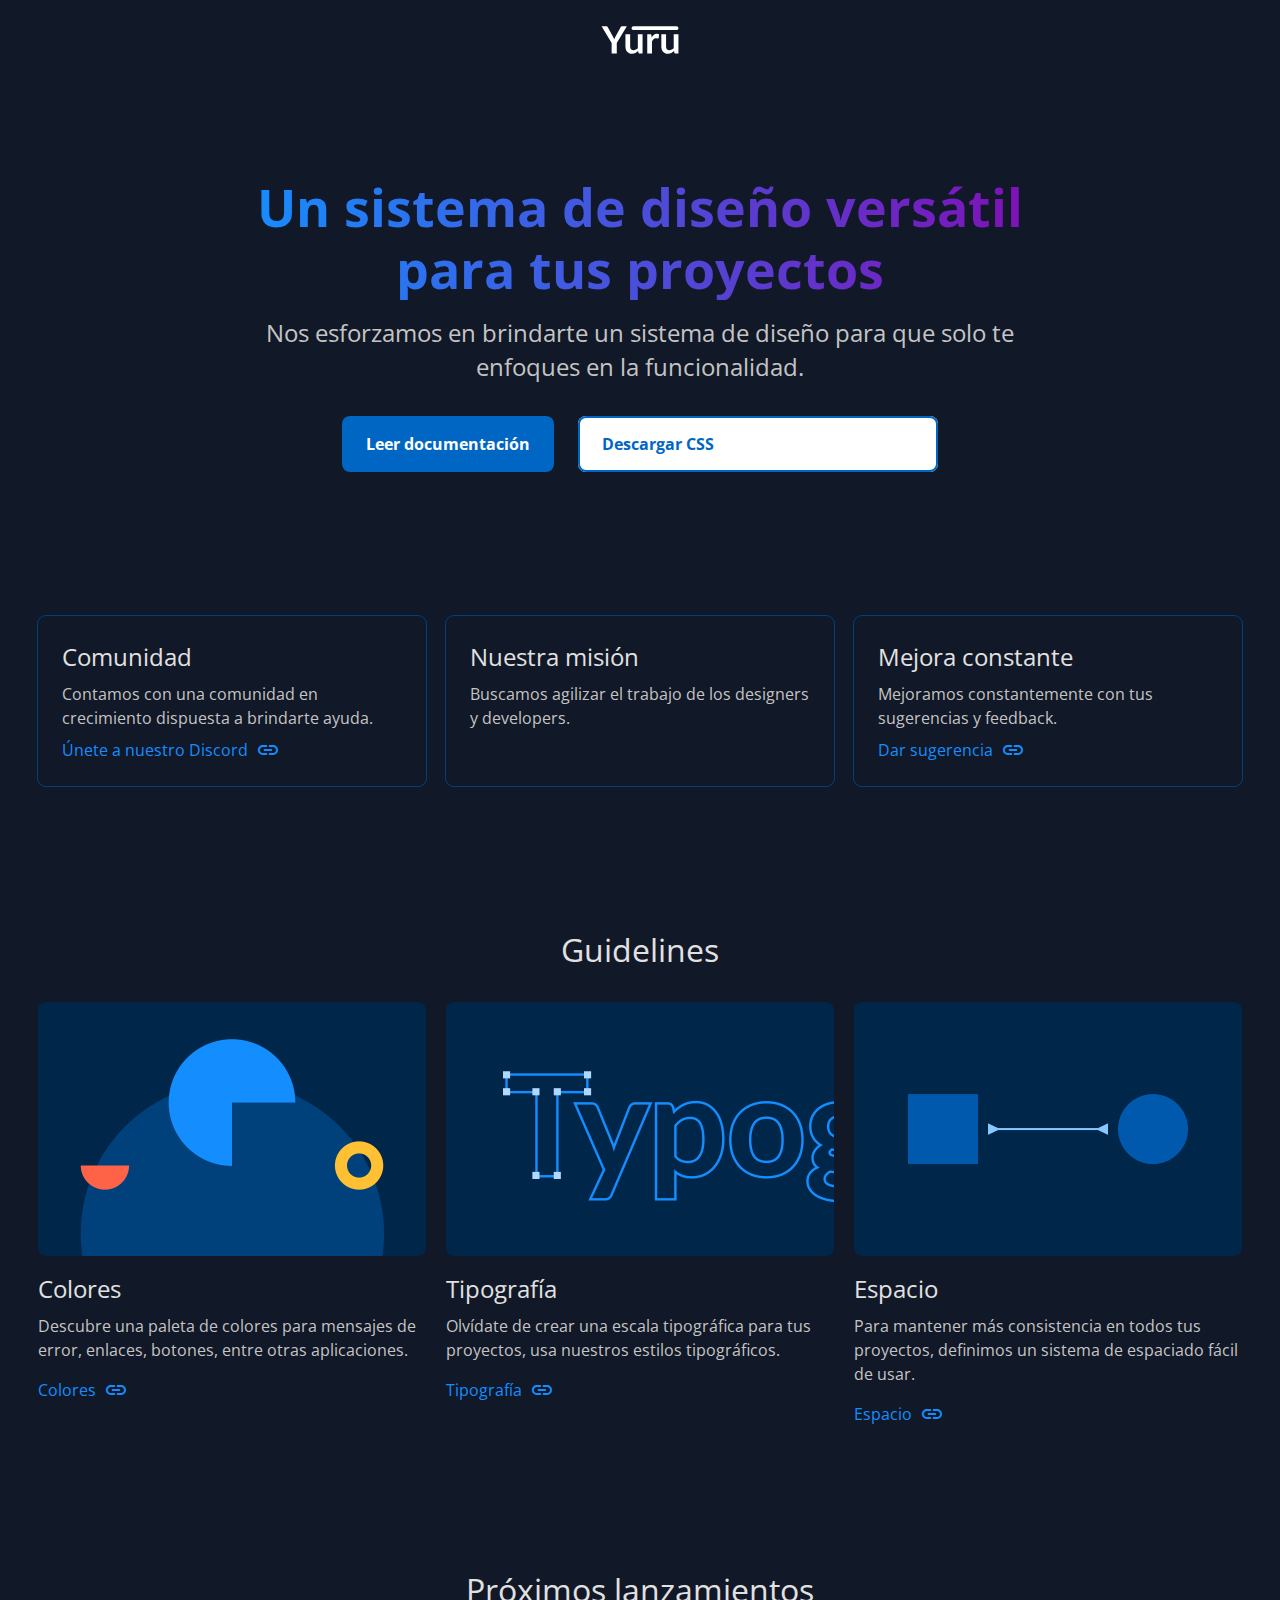
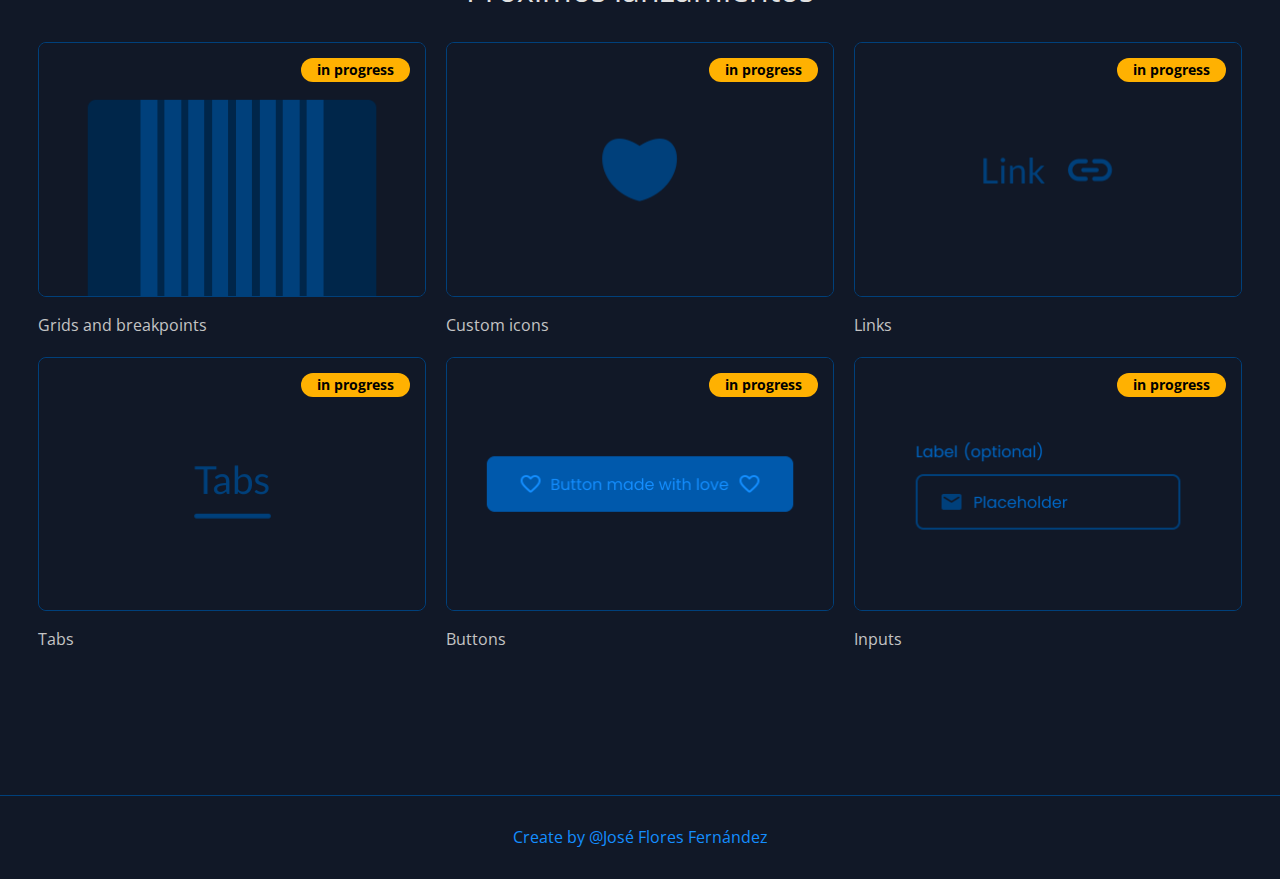
<file: index.html>
<!DOCTYPE html>
<html lang="es">
<head>
    <meta charset="UTF-8">
    <meta name="description" content="Yuru design system">
    <meta name="keywords" content="design system, 2023, diseñador ui, perú">
    <meta name="author" content="José Flores Fernández">
    <meta name="viewport" content="width=device-width, initial-scale=1.0">
    <title>Yuru design system</title>
    <link rel="stylesheet" href="./css/custom-styles.css">
    <link rel="icon" href="./assets/favicon.ico">
    <link href="https://fonts.googleapis.com/icon?family=Material+Icons" rel="stylesheet">
    <link rel="preconnect" href="https://fonts.googleapis.com">
    <link rel="preconnect" href="https://fonts.gstatic.com" crossorigin>
    <link rel="stylesheet" href="./css/normalize.css">
    <link rel="stylesheet" href="./css/home-styles.css">
</head>
<body class="bg-primary-900">
    <header class="header bg-neutral-40 pt-24 pb-24">
        <img src="./assets/logo-new.svg" alt="logo yuru design system">
    </header>
    
    <section class="hero mt-96 ml-auto mr-auto mb-144">
        <h1 class="h-1-bold t-c mb-16 display-text">Un sistema de diseño versátil para tus proyectos</h1>
        <p class="h-4-regular c-neutral-300 t-c mb-32">Nos esforzamos en brindarte un sistema de diseño para que solo te enfoques en la funcionalidad.</p>
        <div class="buttons-hero">
            <a href="./colors.html" class="bt-primary">Leer documentación</a>
            <a href="./css/yuru-styles.css" target="_blank" class="bt-secondary">Descargar CSS <i class="material-icons">download</i></a>
        </div>
    </section>

    <section class="wrap-card-benefits mr-auto ml-auto mb-144">
        <article class="card-benefit p-24">
            <h4 class="h-4-regular c-neutral-200 pb-8">Comunidad</h4>
            <p class="p-1-regular c-neutral-300 pb-8">Contamos con una comunidad en crecimiento dispuesta a brindarte ayuda.</p>
            <a href="https://discord.gg/UKxtMuEB" target="_blank" class="link">Únete a nuestro Discord <i class="material-icons">link</i></a>
        </article>

        <article class="card-benefit p-24">
            <h4 class="h-4-regular c-neutral-200 pb-8">Nuestra misión</h4>
            <p class="p-1-regular c-neutral-300 pb-8">Buscamos agilizar el trabajo de los designers y developers.</p>
        </article>

        <article class="card-benefit p-24">
            <h4 class="h-4-regular c-neutral-200 pb-8">Mejora constante</h4>
            <p class="p-1-regular c-neutral-300 pb-8">Mejoramos constantemente con tus sugerencias y feedback.</p>
            <a href="https://forms.gle/FbaPx2EGVeYAKCth9" target="_blank" class="link">Dar sugerencia <i class="material-icons">link</i></a>
        </article>
    </section>
    
    <main class="main-home ml-auto mr-auto">
        <section class="main-guidelines mb-144">
            <h3 class="h-3-regular c-neutral-200 t-c mb-32">Guidelines</h3>
            <section class="wrap-card-guidelines">
                <article class="card-guideline">
                    <img src="./assets/img-color.png" alt="imagen de los colores de yuru" class="mb-16">
                    <h4 class="h-4-regular c-neutral-200 mb-8">Colores</h4>
                    <p class="p-1-regular c-neutral-300 mb-16">Descubre una paleta de colores para mensajes de error, enlaces, botones, entre otras aplicaciones.</p>
                    <a href="./colors.html" class="link">Colores <i class="material-icons">link</i></a>
                </article>

                <article class="card-guideline">
                    <img src="./assets/img-typography.png" alt="imagen de los colores de yuru" class="mb-16">
                    <h4 class="h-4-regular c-neutral-200 mb-8">Tipografía</h4>
                    <p class="p-1-regular c-neutral-300 mb-16">Olvídate de crear una escala tipográfica para tus proyectos, usa nuestros estilos tipográficos.</p>
                    <a href="./typography.html" class="link">Tipografía <i class="material-icons">link</i></a>
                </article>

                <article class="card-guideline">
                    <img src="./assets/img-space.png" alt="imagen de los colores de yuru" class="mb-16">
                    <h4 class="h-4-regular c-neutral-200 mb-8">Espacio</h4>
                    <p class="p-1-regular c-neutral-300 mb-16">Para mantener más consistencia en todos tus proyectos, definimos un sistema de espaciado fácil de usar.</p>
                    <a href="./space.html" class="link">Espacio <i class="material-icons">link</i></a>
                </article>
            </section>
        </section>

        <!-- <section class="coming-soon ml-auto mr-auto mb-144">
            <img src="./assets/img-figma.png" alt="imagen del logo de figma">
            <div class="content-coming-soon">
                <h3 class="heading-3-regular h-3-regular c-neutral-200 mb-16">Muy pronto</h3>
                <p class="paragraph-1-regular p-1-regular c-neutral-300 mb-24">Estamos trabajando en nuestro sistema de diseño en figma, si quieres ser de los primeros en enterarse déjanos tu correo.</p>
                <form action="" class="form-coming-soon">
                    <div class="wrap-form-input">
                        <i class="material-icons">email</i>
                        <input type="email" placeholder="Ingresa un correo">
                    </div>
                    <input type="button" value="Enviar" class="bt-primary">
                </form>
            </div>
        </section> -->

        <section class="new-releases mb-144">
            <h3 class="heading-3-regular h-3-regular c-neutral-200 t-c mb-32">Próximos lanzamientos</h3>
            <div class="wrap-card-new-release">
                <article class="card-new-release">
                    <div class="wrap-image-new-realease">
                        <img src="./assets/img-grids-coming.png" alt="imagen de grillas">
                        <span class="tag-warning">in progress</span>
                    </div>
                    <p class="p-1-regular c-neutral-300">Grids and breakpoints</p>
                </article>
    
                <article class="card-new-release">
                    <div class="wrap-image-new-realease">
                        <img src="./assets/img-icons-coming.png" alt="imagen de los iconos">
                        <span class="tag-warning">in progress</span>
                    </div>
                    <p class="p-1-regular c-neutral-300">Custom icons</p>
                </article>
    
                <article class="card-new-release">
                    <div class="wrap-image-new-realease">
                        <img src="./assets/img-link-coming.png" alt="imagen de grillas">
                        <span class="tag-warning">in progress</span>
                    </div>
                    <p class="p-1-regular c-neutral-300">Links</p>
                </article>
    
                <article class="card-new-release">
                    <div class="wrap-image-new-realease">
                        <img src="./assets/img-tabs-coming.png" alt="imagen de tabs">
                        <span class="tag-warning">in progress</span>
                    </div>
                    <p class="p-1-regular c-neutral-300">Tabs</p>
                </article>
    
                <article class="card-new-release">
                    <div class="wrap-image-new-realease">
                        <img src="./assets/img-button-coming.png" alt="imagen de botones">
                        <span class="tag-warning">in progress</span>
                    </div>
                    <p class="p-1-regular c-neutral-300">Buttons</p>
                </article>
    
                <article class="card-new-release">
                    <div class="wrap-image-new-realease">
                        <img src="./assets/img-input-coming.png" alt="imagen de inputs">
                        <span class="tag-warning">in progress</span>
                    </div>
                    <p class="p-1-regular c-neutral-300">Inputs</p>
                </article>
            </div>
        </section>
    </main>

    <footer class="footer">
        <a href="https://www.linkedin.com/in/jota-jota-41409a196/" target="_blank" class="link p-32 t-c">Create by @José Flores Fernández</a>
    </footer>
</body>
</html>
</file>
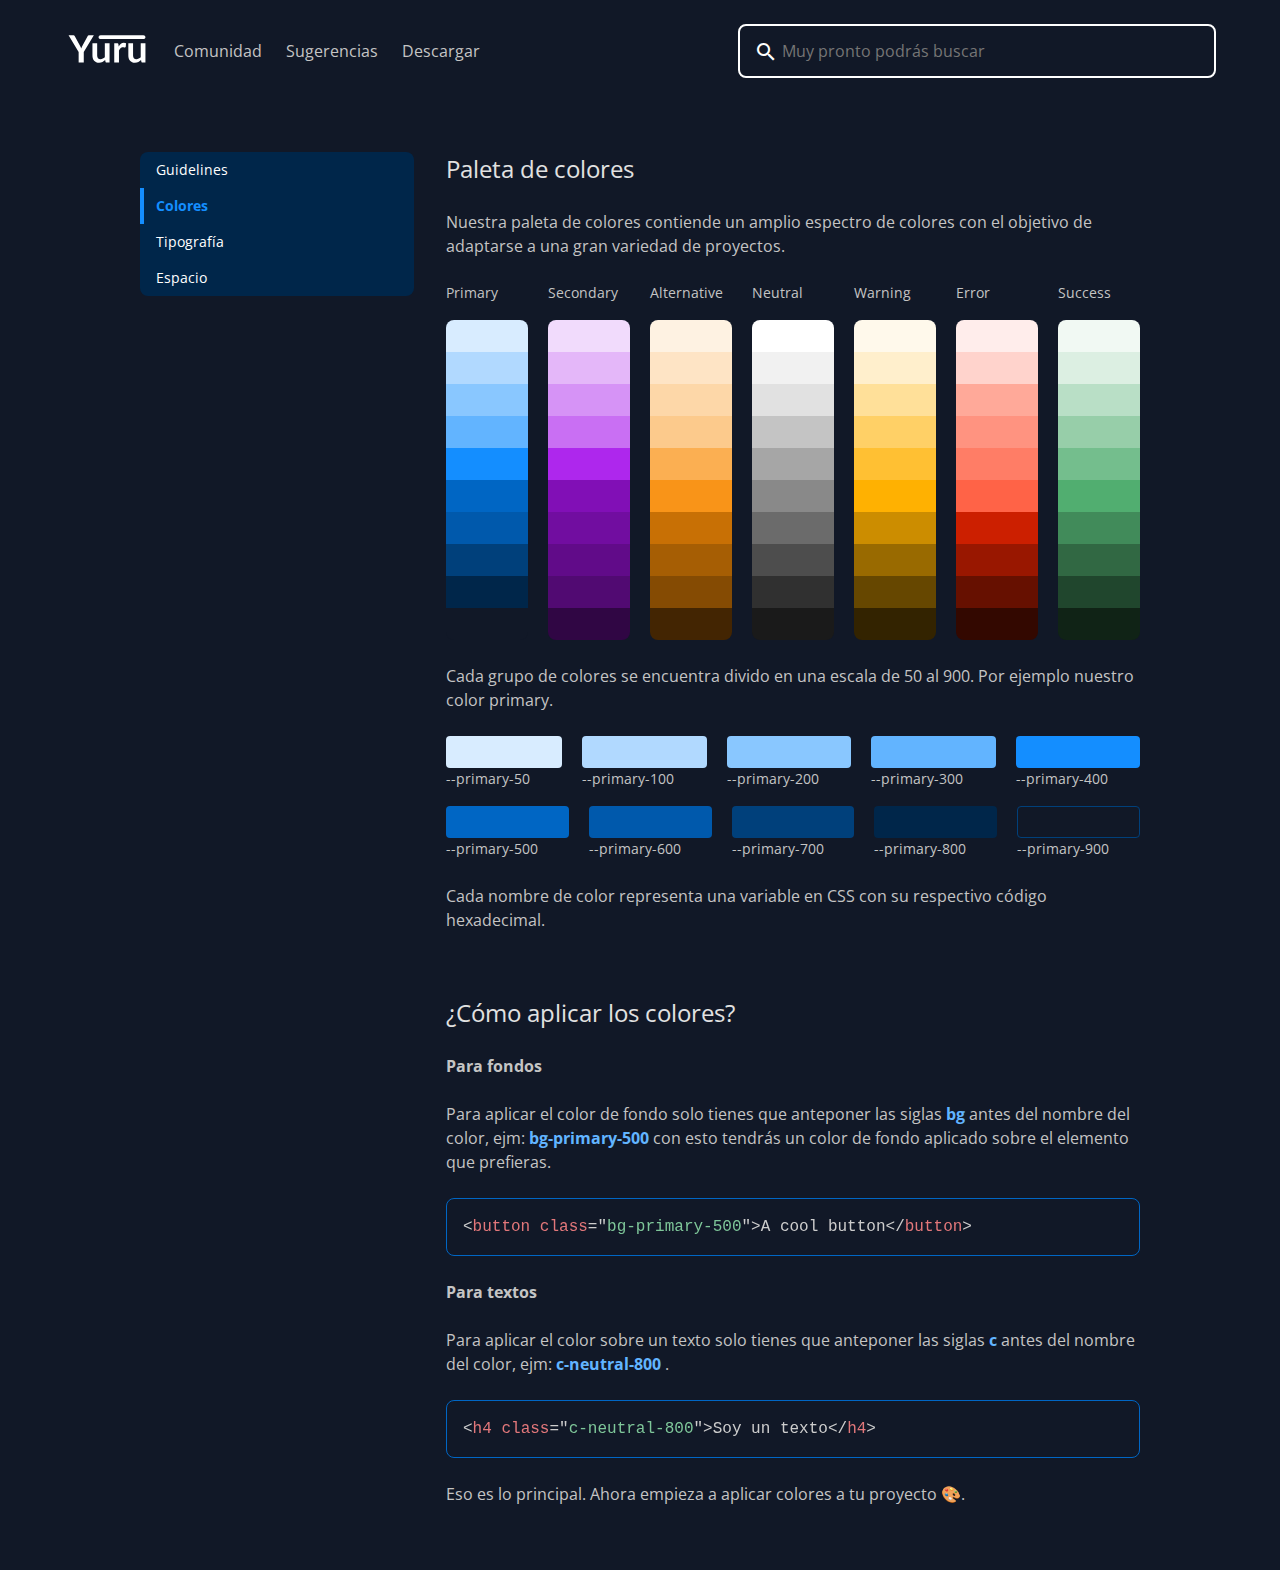
<file: colors.html>
<!DOCTYPE html>
<html lang="en">
<head>
    <meta charset="UTF-8">
    <meta name="description" content="Yuru design system">
    <meta name="keywords" content="design system, 2023, diseñador ui, perú">
    <meta name="author" content="José Flores Fernández">
    <meta name="viewport" content="width=device-width, initial-scale=1.0">
    <title>Colors</title>
    <link rel="stylesheet" href="./css/custom-styles.css">
    <link rel="icon" href="./assets/favicon.ico">
    <link href="https://fonts.googleapis.com/icon?family=Material+Icons" rel="stylesheet">
    <link rel="preconnect" href="https://fonts.googleapis.com">
    <link rel="preconnect" href="https://fonts.gstatic.com" crossorigin>
    <link rel="stylesheet" href="./css/normalize.css">
    <link rel="stylesheet" href="./css/base-styles.css">
    <link rel="stylesheet" href="./css/colors.css">
    <link rel="stylesheet" href="./css/prism.css">
</head>
<body>
    <header class="header-documentation">
        <div class="left-content">
            <a href="./index.html">
                <img src="./assets/logo-new.svg" alt="logo">
            </a>
            <a href="https://discord.gg/UKxtMuEB" target="_blank" class="link-white">Comunidad</a>
            <a href="https://forms.gle/FbaPx2EGVeYAKCth9" target="_blank" class="link-white">Sugerencias</a>
            <a href="./css/yuru-styles.css" target="_blank" class="link-white">Descargar</a>
        </div>
        <div class="wrap-form-input">
            <i class="material-icons">search</i>
            <input type="search" placeholder="Muy pronto podrás buscar">
        </div>
    </header>
    <div class="layout-section">
        <aside class="aside">
            <ul class="list-aside">
                <li class="item-aside-small">Guidelines</li>
                <li><a href="./colors.html" class="item-aside-small select-item">Colores</a></li>
                <li><a href="./typography.html" class="item-aside-small">Tipografía</a></li>
                <li><a href="./space.html" class="item-aside-small">Espacio</a></li>
            </ul>
        </aside>
        <section class="content-documentation">
            <div class="wrap-content-documentation">
                <article class="article-documentation mb-64">
                    <h3 class="h-4-regular c-neutral-200 mb-24">Paleta de colores</h3>
                    <p class="p-1-regular c-neutral-300 mb-24">Nuestra paleta de colores contiende un amplio espectro de colores con el objetivo de adaptarse a una gran variedad de proyectos. </p>
                    <div class="wrap-set-colors mb-24">
                        <div class="color-group">
                            <p class="p-2-regular c-neutral-300 mb-16">Primary</p>
                            <div class="color-list">
                                <div class="color-item bg-primary-50"></div>
                                <div class="color-item bg-primary-100"></div>
                                <div class="color-item bg-primary-200"></div>
                                <div class="color-item bg-primary-300"></div>
                                <div class="color-item bg-primary-400"></div>
                                <div class="color-item bg-primary-500"></div>
                                <div class="color-item bg-primary-600"></div>
                                <div class="color-item bg-primary-700"></div>
                                <div class="color-item bg-primary-800"></div>
                                <div class="color-item bg-primary-900"></div>
                            </div>
                        </div>
                        <div class="color-group">
                            <p class="p-2-regular c-neutral-300 mb-16">Secondary</p>
                            <div class="color-list">
                                <div class="color-item bg-secondary-50"></div>
                                <div class="color-item bg-secondary-100"></div>
                                <div class="color-item bg-secondary-200"></div>
                                <div class="color-item bg-secondary-300"></div>
                                <div class="color-item bg-secondary-400"></div>
                                <div class="color-item bg-secondary-500"></div>
                                <div class="color-item bg-secondary-600"></div>
                                <div class="color-item bg-secondary-700"></div>
                                <div class="color-item bg-secondary-800"></div>
                                <div class="color-item bg-secondary-900"></div>
                            </div>
                        </div>
                        <div class="color-group">
                            <p class="p-2-regular c-neutral-300 mb-16">Alternative</p>
                            <div class="color-list">
                                <div class="color-item bg-alternative-50"></div>
                                <div class="color-item bg-alternative-100"></div>
                                <div class="color-item bg-alternative-200"></div>
                                <div class="color-item bg-alternative-300"></div>
                                <div class="color-item bg-alternative-400"></div>
                                <div class="color-item bg-alternative-500"></div>
                                <div class="color-item bg-alternative-600"></div>
                                <div class="color-item bg-alternative-700"></div>
                                <div class="color-item bg-alternative-800"></div>
                                <div class="color-item bg-alternative-900"></div>
                            </div>
                        </div>
                        <div class="color-group">
                            <p class="p-2-regular c-neutral-300 mb-16">Neutral</p>
                            <div class="color-list">
                                <div class="color-item bg-neutral-50"></div>
                                <div class="color-item bg-neutral-100"></div>
                                <div class="color-item bg-neutral-200"></div>
                                <div class="color-item bg-neutral-300"></div>
                                <div class="color-item bg-neutral-400"></div>
                                <div class="color-item bg-neutral-500"></div>
                                <div class="color-item bg-neutral-600"></div>
                                <div class="color-item bg-neutral-700"></div>
                                <div class="color-item bg-neutral-800"></div>
                                <div class="color-item bg-neutral-900"></div>
                            </div>
                        </div>
                        <div class="color-group">
                            <p class="p-2-regular c-neutral-300 mb-16">Warning</p>
                            <div class="color-list">
                                <div class="color-item bg-warning-50"></div>
                                <div class="color-item bg-warning-100"></div>
                                <div class="color-item bg-warning-200"></div>
                                <div class="color-item bg-warning-300"></div>
                                <div class="color-item bg-warning-400"></div>
                                <div class="color-item bg-warning-500"></div>
                                <div class="color-item bg-warning-600"></div>
                                <div class="color-item bg-warning-700"></div>
                                <div class="color-item bg-warning-800"></div>
                                <div class="color-item bg-warning-900"></div>
                            </div>
                        </div>
                        <div class="color-group">
                            <p class="p-2-regular c-neutral-300 mb-16">Error</p>
                            <div class="color-list">
                                <div class="color-item bg-error-50"></div>
                                <div class="color-item bg-error-100"></div>
                                <div class="color-item bg-error-200"></div>
                                <div class="color-item bg-error-300"></div>
                                <div class="color-item bg-error-400"></div>
                                <div class="color-item bg-error-500"></div>
                                <div class="color-item bg-error-600"></div>
                                <div class="color-item bg-error-700"></div>
                                <div class="color-item bg-error-800"></div>
                                <div class="color-item bg-error-900"></div>
                            </div>
                        </div>
                        <div class="color-group">
                            <p class="p-2-regular c-neutral-300 mb-16">Success</p>
                            <div class="color-list">
                                <div class="color-item bg-success-50"></div>
                                <div class="color-item bg-success-100"></div>
                                <div class="color-item bg-success-200"></div>
                                <div class="color-item bg-success-300"></div>
                                <div class="color-item bg-success-400"></div>
                                <div class="color-item bg-success-500"></div>
                                <div class="color-item bg-success-600"></div>
                                <div class="color-item bg-success-700"></div>
                                <div class="color-item bg-success-800"></div>
                                <div class="color-item bg-success-900"></div>
                            </div>
                        </div>
                    </div>
                    <p class="p-1-regular c-neutral-300 mb-24">Cada grupo de colores se encuentra divido en una escala de 50 al 900. Por ejemplo nuestro color primary.</p>
                    <div class="row-colors mb-24">
                        <div class="row-item-color mb-16">
                            <div class="wrap-item">
                                <div class="color-item bg-primary-50 br-4"></div>
                                <p class="p-2-regular c-neutral-300">--primary-50</p>
                            </div>
                            <div class="wrap-item">
                                <div class="color-item bg-primary-100 br-4"></div>
                                <p class="p-2-regular c-neutral-300">--primary-100</p>
                            </div>
                            <div class="wrap-item">
                                <div class="color-item bg-primary-200 br-4"></div>
                                <p class="p-2-regular c-neutral-300">--primary-200</p>
                            </div>
                            <div class="wrap-item">
                                <div class="color-item bg-primary-300 br-4"></div>
                                <p class="p-2-regular c-neutral-300">--primary-300</p>
                            </div>
                            <div class="wrap-item">
                                <div class="color-item bg-primary-400 br-4"></div>
                                <p class="p-2-regular c-neutral-300">--primary-400</p>
                            </div>
                        </div>
                        <div class="row-item-color">
                            <div class="wrap-item">
                                <div class="color-item bg-primary-500 br-4"></div>
                                <p class="p-2-regular c-neutral-300">--primary-500</p>
                            </div>
                            <div class="wrap-item">
                                <div class="color-item bg-primary-600 br-4"></div>
                                <p class="p-2-regular c-neutral-300">--primary-600</p>
                            </div>
                            <div class="wrap-item">
                                <div class="color-item bg-primary-700 br-4"></div>
                                <p class="p-2-regular c-neutral-300">--primary-700</p>
                            </div>
                            <div class="wrap-item">
                                <div class="color-item bg-primary-800 br-4"></div>
                                <p class="p-2-regular c-neutral-300">--primary-800</p>
                            </div>
                            <div class="wrap-item">
                                <div class="color-item bg-primary-900 br-4" style="border: 1px solid #00407B;"></div>
                                <p class="p-2-regular c-neutral-300">--primary-900</p>
                            </div>
                        </div>
                    </div>
                    <p class="p-1-regular c-neutral-300 mb-24">Cada nombre de color representa una variable en CSS con su respectivo código hexadecimal.</p>
                </article>
    
                <article class="article-documentation mb-64">
                    <h3 class="h-4-regular c-neutral-200 mb-24">¿Cómo aplicar los colores?</h3>
                    <p class="p-1-bold c-neutral-300 mb-24">Para fondos</p>
                    <p class="p-1-regular c-neutral-300 mb-24">Para aplicar el color de fondo solo tienes que anteponer las siglas <b class="c-primary-300">bg</b> antes del nombre del color, ejm: <b class="c-primary-300">bg-primary-500</b> con esto tendrás un color de fondo aplicado sobre el elemento que prefieras. </p>
                    <pre class="code-container">
                        <code class="language-markup">
                            &lt;button class=&quot;bg-primary-500&quot;&gt;A cool button&lt;/button&gt;
                        </code>
                    </pre>
                    <p class="p-1-bold c-neutral-300 mb-24 mt-24">Para textos</p>
                    <p class="p-1-regular c-neutral-300 mb-24">Para aplicar el color sobre un texto solo tienes que anteponer las siglas <b class="c-primary-300">c</b> antes del nombre del color, ejm: <b class="c-primary-300">c-neutral-800</b> .</p>
                    <pre class="code-container">
                        <code class="language-markup">
                            &lt;h4 class=&quot;c-neutral-800&quot;&gt;Soy un texto&lt;/h4&gt;
                        </code>
                    </pre>
                    <p class="p-1-regular c-neutral-300 mt-24">Eso es lo principal. Ahora empieza a aplicar colores a tu proyecto 🎨. </p>
                </article>

            </div>
        </section>
    </div>

    <script src="./js/prism.js"></script>
</body>
</html>
</file>
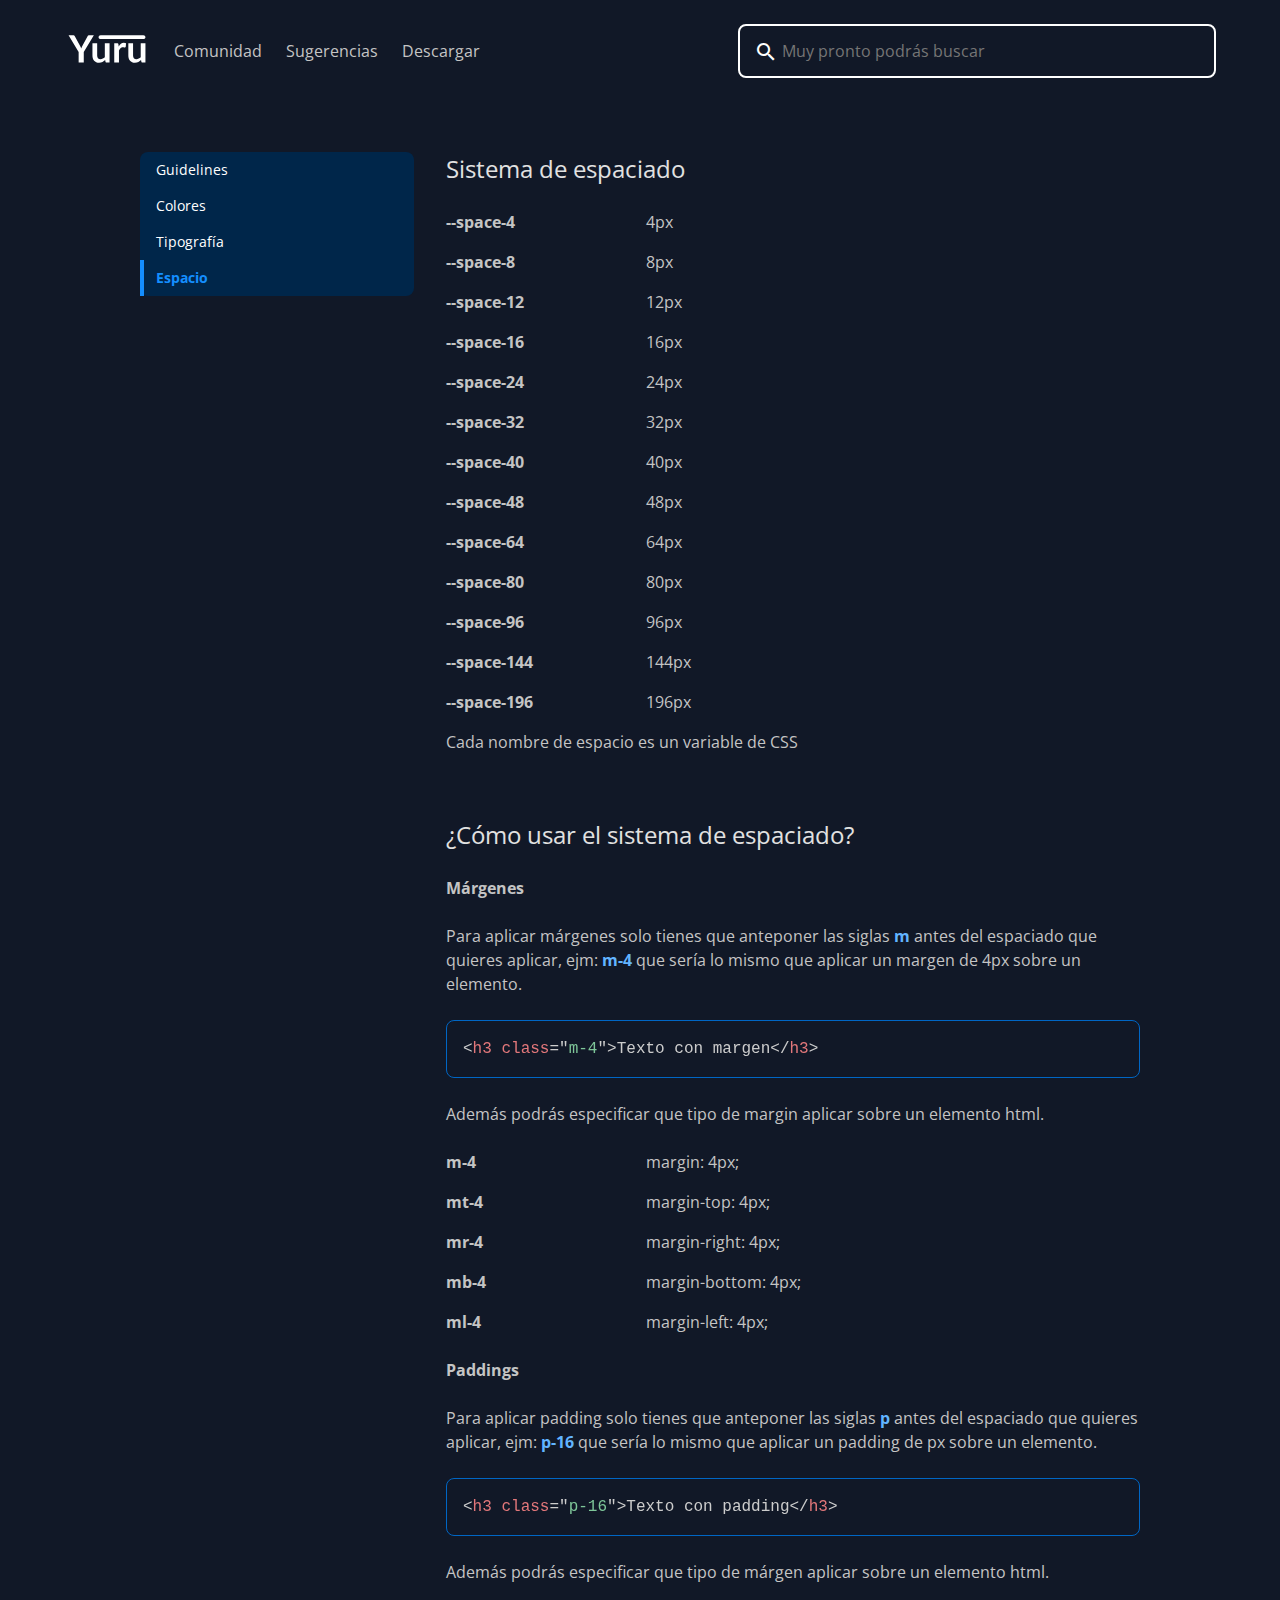
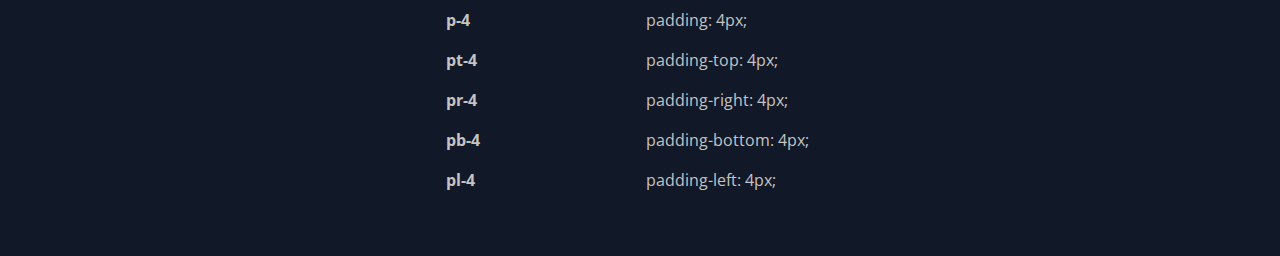
<file: space.html>
<!DOCTYPE html>
<html lang="en">
<head>
    <meta charset="UTF-8">
    <meta name="description" content="Yuru design system">
    <meta name="keywords" content="design system, 2023, diseñador ui, perú">
    <meta name="author" content="José Flores Fernández">
    <meta name="viewport" content="width=device-width, initial-scale=1.0">
    <title>Space</title>
    <link rel="stylesheet" href="./css/custom-styles.css">
    <link rel="icon" href="./assets/favicon.ico">
    <link href="https://fonts.googleapis.com/icon?family=Material+Icons" rel="stylesheet">
    <link rel="preconnect" href="https://fonts.googleapis.com">
    <link rel="preconnect" href="https://fonts.gstatic.com" crossorigin>
    <link rel="stylesheet" href="./css/normalize.css">
    <link rel="stylesheet" href="./css/base-styles.css">
    <link rel="stylesheet" href="./css/space.css">
    <link rel="stylesheet" href="./css/prism.css">
</head>
<body>
    <header class="header-documentation">
        <div class="left-content">
            <a href="./index.html">
                <img src="./assets/logo-new.svg" alt="logo">
            </a>
            <a href="https://discord.gg/UKxtMuEB" target="_blank" class="link-white">Comunidad</a>
            <a href="https://forms.gle/FbaPx2EGVeYAKCth9" target="_blank" class="link-white">Sugerencias</a>
            <a href="./css/yuru-styles.css" target="_blank" class="link-white">Descargar</a>
        </div>
        <div class="wrap-form-input">
            <i class="material-icons">search</i>
            <input type="search" placeholder="Muy pronto podrás buscar">
        </div>
    </header>
    <div class="layout-section">
        <aside class="aside">
            <ul class="list-aside">
                <li class="item-aside-small">Guidelines</li>
                <li><a href="./colors.html" class="item-aside-small">Colores</a></li>
                <li><a href="./typography.html" class="item-aside-small">Tipografía</a></li>
                <li><a href="./space.html" class="item-aside-small select-item">Espacio</a></li>
            </ul>
        </aside>
        <section class="content-documentation">
            <div class="wrap-content-documentation">
                <article class="article-documentation mb-64">
                    <h3 class="h-4-regular c-neutral-200 mb-24">Sistema de espaciado</h3>
                    <div class="row-space mb-16">
                        <p class="p-1-bold c-neutral-300" style="width: 200px;">--space-4</p>
                        <p class="p-1-regular c-neutral-300">4px</p>
                    </div>
                    <div class="row-space mb-16">
                        <p class="p-1-bold c-neutral-300" style="width: 200px;">--space-8</p>
                        <p class="p-1-regular c-neutral-300">8px</p>
                    </div>
                    <div class="row-space mb-16">
                        <p class="p-1-bold c-neutral-300" style="width: 200px;">--space-12</p>
                        <p class="p-1-regular c-neutral-300">12px</p>
                    </div>
                    <div class="row-space mb-16">
                        <p class="p-1-bold c-neutral-300" style="width: 200px;">--space-16</p>
                        <p class="p-1-regular c-neutral-300">16px</p>
                    </div>
                    <div class="row-space mb-16">
                        <p class="p-1-bold c-neutral-300" style="width: 200px;">--space-24</p>
                        <p class="p-1-regular c-neutral-300">24px</p>
                    </div>
                    <div class="row-space mb-16">
                        <p class="p-1-bold c-neutral-300" style="width: 200px;">--space-32</p>
                        <p class="p-1-regular c-neutral-300">32px</p>
                    </div>
                    <div class="row-space mb-16">
                        <p class="p-1-bold c-neutral-300" style="width: 200px;">--space-40</p>
                        <p class="p-1-regular c-neutral-300">40px</p>
                    </div>
                    <div class="row-space mb-16">
                        <p class="p-1-bold c-neutral-300" style="width: 200px;">--space-48</p>
                        <p class="p-1-regular c-neutral-300">48px</p>
                    </div>
                    <div class="row-space mb-16">
                        <p class="p-1-bold c-neutral-300" style="width: 200px;">--space-64</p>
                        <p class="p-1-regular c-neutral-300">64px</p>
                    </div>
                    <div class="row-space mb-16">
                        <p class="p-1-bold c-neutral-300" style="width: 200px;">--space-80</p>
                        <p class="p-1-regular c-neutral-300">80px</p>
                    </div>
                    <div class="row-space mb-16">
                        <p class="p-1-bold c-neutral-300" style="width: 200px;">--space-96</p>
                        <p class="p-1-regular c-neutral-300">96px</p>
                    </div>
                    <div class="row-space mb-16">
                        <p class="p-1-bold c-neutral-300" style="width: 200px;">--space-144</p>
                        <p class="p-1-regular c-neutral-300">144px</p>
                    </div>
                    <div class="row-space mb-16">
                        <p class="p-1-bold c-neutral-300" style="width: 200px;">--space-196</p>
                        <p class="p-1-regular c-neutral-300">196px</p>
                    </div>
                    <p class="p-1-regular c-neutral-300">Cada nombre de espacio es un variable de CSS</p>
                </article>

                <article class="article-documentation mb-64">
                    <h3 class="h-4-regular c-neutral-200 mb-24">¿Cómo usar el sistema de espaciado?</h3>
                    <p class="p-1-bold c-neutral-300 mb-24">Márgenes</p>
                    <p class="p-1-regular c-neutral-300 mb-24">Para aplicar márgenes solo tienes que anteponer las siglas <b class="c-primary-300">m</b> antes del espaciado que quieres aplicar, ejm: <b class="c-primary-300">m-4</b> que sería lo mismo que aplicar un margen de 4px sobre un elemento.</p>
                    <pre class="code-container">
                        <code class="language-markup">
                            &lt;h3 class=&quot;m-4&quot;&gt;Texto con margen&lt;/h3&gt;
                        </code>
                    </pre>
                    <p class="p-1-regular c-neutral-300 mt-24 mb-24">Además podrás especificar que tipo de margin aplicar sobre un elemento html.</p>
                    <div class="row-space mb-16">
                        <p class="p-1-bold c-neutral-300" style="width: 200px;">m-4</p>
                        <p class="p-1-regular c-neutral-300">margin: 4px;</p>
                    </div>
                    <div class="row-space mb-16">
                        <p class="p-1-bold c-neutral-300" style="width: 200px;">mt-4</p>
                        <p class="p-1-regular c-neutral-300">margin-top: 4px;</p>
                    </div>
                    <div class="row-space mb-16">
                        <p class="p-1-bold c-neutral-300" style="width: 200px;">mr-4</p>
                        <p class="p-1-regular c-neutral-300">margin-right: 4px;</p>
                    </div>
                    <div class="row-space mb-16">
                        <p class="p-1-bold c-neutral-300" style="width: 200px;">mb-4</p>
                        <p class="p-1-regular c-neutral-300">margin-bottom: 4px;</p>
                    </div>
                    <div class="row-space mb-16">
                        <p class="p-1-bold c-neutral-300" style="width: 200px;">ml-4</p>
                        <p class="p-1-regular c-neutral-300">margin-left: 4px;</p>
                    </div>

                    <p class="p-1-bold c-neutral-300 mb-24 mt-24">Paddings</p>
                    <p class="p-1-regular c-neutral-300 mb-24">Para aplicar padding solo tienes que anteponer las siglas <b class="c-primary-300">p</b> antes del espaciado que quieres aplicar, ejm: <b class="c-primary-300">p-16</b> que sería lo mismo que aplicar un padding de px sobre un elemento.</p>
                    <pre class="code-container">
                        <code class="language-markup">
                            &lt;h3 class=&quot;p-16&quot;&gt;Texto con padding&lt;/h3&gt;
                        </code>
                    </pre>
                    <p class="p-1-regular c-neutral-300 mt-24 mb-24">Además podrás especificar que tipo de márgen aplicar sobre un elemento html.</p>
                    <div class="row-space mb-16">
                        <p class="p-1-bold c-neutral-300" style="width: 200px;">p-4</p>
                        <p class="p-1-regular c-neutral-300">padding: 4px;</p>
                    </div>
                    <div class="row-space mb-16">
                        <p class="p-1-bold c-neutral-300" style="width: 200px;">pt-4</p>
                        <p class="p-1-regular c-neutral-300">padding-top: 4px;</p>
                    </div>
                    <div class="row-space mb-16">
                        <p class="p-1-bold c-neutral-300" style="width: 200px;">pr-4</p>
                        <p class="p-1-regular c-neutral-300">padding-right: 4px;</p>
                    </div>
                    <div class="row-space mb-16">
                        <p class="p-1-bold c-neutral-300" style="width: 200px;">pb-4</p>
                        <p class="p-1-regular c-neutral-300">padding-bottom: 4px;</p>
                    </div>
                    <div class="row-space mb-16">
                        <p class="p-1-bold c-neutral-300" style="width: 200px;">pl-4</p>
                        <p class="p-1-regular c-neutral-300">padding-left: 4px;</p>
                    </div>
                </article>
            </div>
        </section>
    </div>
    <script src="./js/prism.js"></script>
</body>
</html>
</file>
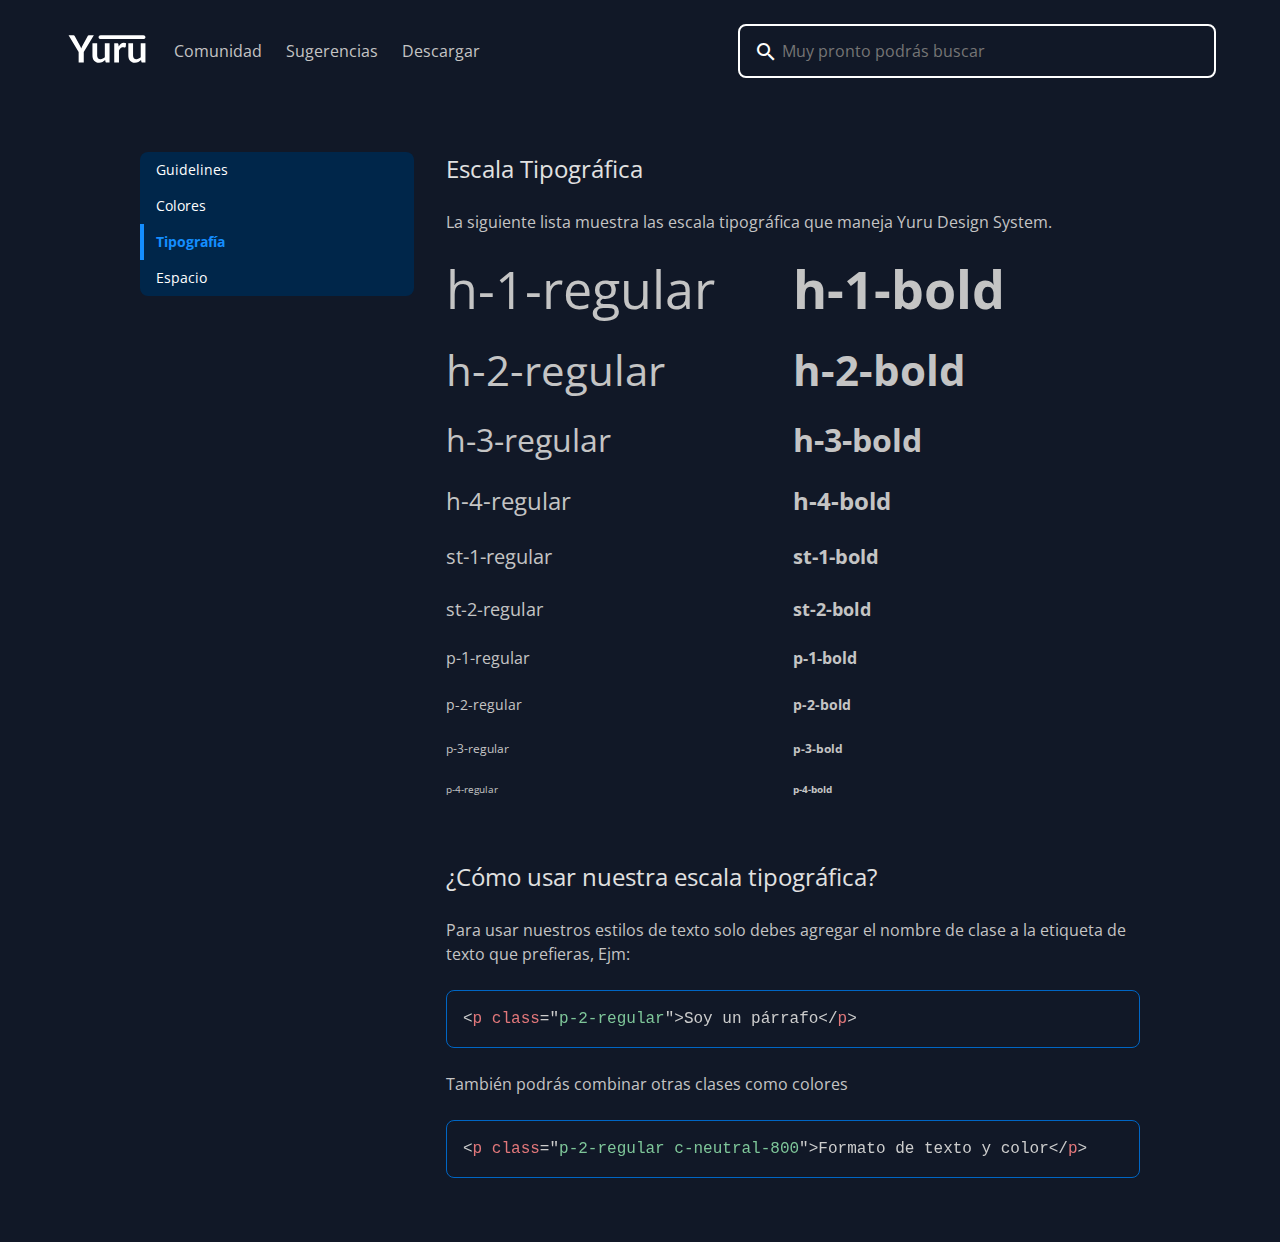
<file: typography.html>
<!DOCTYPE html>
<html lang="en">
<head>
    <meta charset="UTF-8">
    <meta name="description" content="Yuru design system">
    <meta name="keywords" content="design system, 2023, diseñador ui, perú">
    <meta name="author" content="José Flores Fernández">
    <meta name="viewport" content="width=device-width, initial-scale=1.0">
    <title>Typography</title>
    <link rel="stylesheet" href="./css/custom-styles.css">
    <link rel="icon" href="./assets/favicon.ico">
    <link href="https://fonts.googleapis.com/icon?family=Material+Icons" rel="stylesheet">
    <link rel="preconnect" href="https://fonts.googleapis.com">
    <link rel="preconnect" href="https://fonts.gstatic.com" crossorigin>
    <link rel="stylesheet" href="./css/normalize.css">
    <link rel="stylesheet" href="./css/base-styles.css">
    <link rel="stylesheet" href="./css/typography.css">
    <link rel="stylesheet" href="./css/prism.css">
</head>
<body>
    <header class="header-documentation">
        <div class="left-content">
            <a href="./index.html">
                <img src="./assets/logo-new.svg" alt="logo">
            </a>
            <a href="https://discord.gg/UKxtMuEB" target="_blank" class="link-white">Comunidad</a>
            <a href="https://forms.gle/FbaPx2EGVeYAKCth9" target="_blank" class="link-white">Sugerencias</a>
            <a href="./css/yuru-styles.css" target="_blank" class="link-white">Descargar</a>
        </div>
        <div class="wrap-form-input">
            <i class="material-icons">search</i>
            <input type="search" placeholder="Muy pronto podrás buscar">
        </div>
    </header>
    <div class="layout-section">
        <aside class="aside">
            <ul class="list-aside">
                <li class="item-aside-small">Guidelines</li>
                <li><a href="./colors.html" class="item-aside-small">Colores</a></li>
                <li><a href="./typography.html" class="item-aside-small select-item">Tipografía</a></li>
                <li><a href="./space.html" class="item-aside-small">Espacio</a></li>
            </ul>
        </aside>
        <section class="content-documentation">
            <div class="wrap-content-documentation">
                <article class="article-documentation mb-64">
                    <h3 class="h-4-regular c-neutral-200 mb-24">Escala Tipográfica</h3>
                    <p class="p-1-regular c-neutral-300 mb-24">La siguiente lista muestra las escala tipográfica que maneja Yuru Design System.</p>
                    <div class="wrap-typo">
                        <div class="row-tipo mb-24">
                            <p class="h-1-regular c-neutral-300">h-1-regular</p>
                            <p class="h-1-bold c-neutral-300">h-1-bold</p>
                        </div>
                        <div class="row-tipo mb-24">
                            <p class="h-2-regular c-neutral-300">h-2-regular</p>
                            <p class="h-2-bold c-neutral-300">h-2-bold</p>
                        </div>
                        <div class="row-tipo mb-24">
                            <p class="h-3-regular c-neutral-300">h-3-regular</p>
                            <p class="h-3-bold c-neutral-300">h-3-bold</p>
                        </div>
                        <div class="row-tipo mb-24">
                            <p class="h-4-regular c-neutral-300">h-4-regular</p>
                            <p class="h-4-bold c-neutral-300">h-4-bold</p>
                        </div>
                        <div class="row-tipo mb-24">
                            <p class="st-1-regular c-neutral-300">st-1-regular</p>
                            <p class="st-1-bold c-neutral-300">st-1-bold</p>
                        </div>
                        <div class="row-tipo mb-24">
                            <p class="st-2-regular c-neutral-300">st-2-regular</p>
                            <p class="st-2-bold c-neutral-300">st-2-bold</p>
                        </div>
                        <div class="row-tipo mb-24">
                            <p class="p-1-regular c-neutral-300">p-1-regular</p>
                            <p class="p-1-bold c-neutral-300">p-1-bold</p>
                        </div>
                        <div class="row-tipo mb-24">
                            <p class="p-2-regular c-neutral-300">p-2-regular</p>
                            <p class="p-2-bold c-neutral-300">p-2-bold</p>
                        </div>
                        <div class="row-tipo mb-24">
                            <p class="p-3-regular c-neutral-300">p-3-regular</p>
                            <p class="p-3-bold c-neutral-300">p-3-bold</p>
                        </div>
                        <div class="row-tipo">
                            <p class="p-4-regular c-neutral-300">p-4-regular</p>
                            <p class="p-4-bold c-neutral-300">p-4-bold</p>
                        </div>
                    </div>
                </article>
    
                <article class="article-documentation mb-64">
                    <h3 class="h-4-regular c-neutral-200 mb-24">¿Cómo usar nuestra escala tipográfica?</h3>
                    <p class="p-1-regular c-neutral-300 mb-24">Para usar nuestros estilos de texto solo debes agregar el nombre de clase a la etiqueta de texto que prefieras, Ejm:</p>
                    <pre class="code-container">
                        <code class="language-markup">
                            &lt;p class=&quot;p-2-regular&quot;&gt;Soy un p&aacute;rrafo&lt;/p&gt;
                        </code>
                    </pre>
                    <p class="p-1-regular c-neutral-300 mb-24 mt-24">También podrás combinar otras clases como colores </p>
                    <pre class="code-container">
                        <code class="language-markup">
                            &lt;p class=&quot;p-2-regular c-neutral-800&quot;&gt;Formato de texto y color&lt;/p&gt;
                        </code>
                    </pre>
                </article>
            </div>
        </section>
    </div>
    <script src="./js/prism.js"></script>
</body>
</html>
</file>
<file: css/custom-styles.css>
@import url('https://fonts.googleapis.com/css2?family=Open+Sans:wght@400;700&display=swap');

*, *::before, *::after {
    box-sizing: border-box;
}

:root {
    /* primary */
    --primary-50: #D8ECFF;
    --primary-100: #B1D9FF;
    --primary-200: #89C7FF;
    --primary-300: #62B4FF;
    --primary-400: #148EFF;
    --primary-500: #0066C4;
    --primary-600: #0059AC;
    --primary-700: #00407B;
    --primary-800: #00264A;
    --primary-900: #111827;

    
    /* secondary */
    --secondary-50: #F1DBFC;
    --secondary-100: #E4B7F9;
    --secondary-200: #D693F6;
    --secondary-300: #C96FF3;
    --secondary-400: #AE27ED;
    --secondary-500: #810FB6;
    --secondary-600: #710DA0;
    --secondary-700: #610B89;
    --secondary-800: #510A72;
    --secondary-900: #300644;
    
    /* alternative */
    --alternative-50: #FEF2E2;
    --alternative-100: #FEE4C5;
    --alternative-200: #FDD7A8;
    --alternative-300: #FCCA8C;
    --alternative-400: #FBAF52;
    --alternative-500: #F99418;
    --alternative-600: #C87005;
    --alternative-700: #A65E04;
    --alternative-800: #854B03;
    --alternative-900: #432502;
    
    /* neutral */
    --neutral-50: #FFFFFF;
    --neutral-100: #F1F1F1;
    --neutral-200: #E1E1E1;
    --neutral-300: #C4C4C4;
    --neutral-400: #A6A6A6;
    --neutral-500: #898989;
    --neutral-600: #6B6B6B;
    --neutral-700: #4D4D4D;
    --neutral-800: #303030;
    --neutral-900: #1A1A1A;

    /* warning */
    --warning-50: #FFF9EB;
    --warning-100: #FFEFCC;
    --warning-200: #FFE099;
    --warning-300: #FFD066;
    --warning-400: #FFC033;
    --warning-500: #FFB101;
    --warning-600: #CC8D00;
    --warning-700: #996A00;
    --warning-800: #664700;
    --warning-900: #332300;

    /* error */
    --error-50: #FFEDEB;
    --error-100: #FFD3CC;
    --error-200: #FFA999;
    --error-300: #FF9380;
    --error-400: #FF7D66;
    --error-500: #FF6347;
    --error-600: #CC1F00;
    --error-700: #991700;
    --error-800: #661000;
    --error-900: #330800;

    /* success */
    --success-50: #F1F9F3;
    --success-100: #DCEFE2;
    --success-200: #B9DFC6;
    --success-300: #97CEA9;
    --success-400: #74BE8D;
    --success-500: #51AE70;
    --success-600: #418B5A;
    --success-700: #316843;
    --success-800: #20462D;
    --success-900: #102316;
    
    /* spacing */
    --space-4: 4px;
    --space-8: 8px;
    --space-12: 12px;
    --space-16: 16px;
    --space-24: 24px;
    --space-32: 32px;
    --space-40: 40px;
    --space-48: 48px;
    --space-64: 64px;
    --space-80: 80px;
    --space-96: 96px;
    --space-144: 144px;
    --space-196: 196px;
}

/* Colors class*/

/* color clases primary */

.bg-primary-50 {
    background-color: var(--primary-50);
}
.bg-primary-100 {
    background-color: var(--primary-100);
}
.bg-primary-200 {
    background-color: var(--primary-200);
}
.bg-primary-300 {
    background-color: var(--primary-300);
}
.bg-primary-400 {
    background-color: var(--primary-400);
}
.bg-primary-500 {
    background-color: var(--primary-500);
}
.bg-primary-600 {
    background-color: var(--primary-600);
}
.bg-primary-700 {
    background-color: var(--primary-700);
}
.bg-primary-800 {
    background-color: var(--primary-800);
}
.bg-primary-900 {
    background-color: var(--primary-900);
}

.c-primary-50 {
    color: var(--primary-50);
}
.c-primary-100 {
    color: var(--primary-100);
}
.c-primary-200 {
    color: var(--primary-200);
}
.c-primary-300 {
    color: var(--primary-300);
}
.c-primary-400 {
    color: var(--primary-400);
}
.c-primary-500 {
    color: var(--primary-500);
}
.c-primary-600 {
    color: var(--primary-600);
}
.c-primary-700 {
    color: var(--primary-700);
}
.c-primary-800 {
    color: var(--primary-800);
}
.c-primary-900 {
    color: var(--primary-900);
}

/* color clases secondary */

.bg-secondary-50 {
    background-color: var(--secondary-50);
}
.bg-secondary-100 {
    background-color: var(--secondary-100);
}
.bg-secondary-200 {
    background-color: var(--secondary-200);
}
.bg-secondary-300 {
    background-color: var(--secondary-300);
}
.bg-secondary-400 {
    background-color: var(--secondary-400);
}
.bg-secondary-500 {
    background-color: var(--secondary-500);
}
.bg-secondary-600 {
    background-color: var(--secondary-600);
}
.bg-secondary-700 {
    background-color: var(--secondary-700);
}
.bg-secondary-800 {
    background-color: var(--secondary-800);
}
.bg-secondary-900 {
    background-color: var(--secondary-900);
}

.c-secondary-50 {
    color: var(--secondary-50);
}
.c-secondary-100 {
    color: var(--secondary-100);
}
.c-secondary-200 {
    color: var(--secondary-200);
}
.c-secondary-300 {
    color: var(--secondary-300);
}
.c-secondary-400 {
    color: var(--secondary-400);
}
.c-secondary-500 {
    color: var(--secondary-500);
}
.c-secondary-600 {
    color: var(--secondary-600);
}
.c-secondary-700 {
    color: var(--secondary-700);
}
.c-secondary-800 {
    color: var(--secondary-800);
}
.c-secondary-900 {
    color: var(--secondary-900);
}

/* color clases alternative */

.bg-alternative-50 {
    background-color: var(--alternative-50);
}
.bg-alternative-100 {
    background-color: var(--alternative-100);
}
.bg-alternative-200 {
    background-color: var(--alternative-200);
}
.bg-alternative-300 {
    background-color: var(--alternative-300);
}
.bg-alternative-400 {
    background-color: var(--alternative-400);
}
.bg-alternative-500 {
    background-color: var(--alternative-500);
}
.bg-alternative-600 {
    background-color: var(--alternative-600);
}
.bg-alternative-700 {
    background-color: var(--alternative-700);
}
.bg-alternative-800 {
    background-color: var(--alternative-800);
}
.bg-alternative-900 {
    background-color: var(--alternative-900);
}

.c-alternative-50 {
    color: var(--alternative-50);
}
.c-alternative-100 {
    color: var(--alternative-100);
}
.c-alternative-200 {
    color: var(--alternative-200);
}
.c-alternative-300 {
    color: var(--alternative-300);
}
.c-alternative-400 {
    color: var(--alternative-400);
}
.c-alternative-500 {
    color: var(--alternative-500);
}
.c-alternative-600 {
    color: var(--alternative-600);
}
.c-alternative-700 {
    color: var(--alternative-700);
}
.c-alternative-800 {
    color: var(--alternative-800);
}
.c-alternative-900 {
    color: var(--alternative-900);
}

/* color clases neutral */

.bg-neutral-50 {
    background-color: var(--neutral-50);
}
.bg-neutral-100 {
    background-color: var(--neutral-100);
}
.bg-neutral-200 {
    background-color: var(--neutral-200);
}
.bg-neutral-300 {
    background-color: var(--neutral-300);
}
.bg-neutral-400 {
    background-color: var(--neutral-400);
}
.bg-neutral-500 {
    background-color: var(--neutral-500);
}
.bg-neutral-600 {
    background-color: var(--neutral-600);
}
.bg-neutral-700 {
    background-color: var(--neutral-700);
}
.bg-neutral-800 {
    background-color: var(--neutral-800);
}
.bg-neutral-900 {
    background-color: var(--neutral-900);
}

.c-neutral-50 {
    color: var(--neutral-50);
}
.c-neutral-100 {
    color: var(--neutral-100);
}
.c-neutral-200 {
    color: var(--neutral-200);
}
.c-neutral-300 {
    color: var(--neutral-300);
}
.c-neutral-400 {
    color: var(--neutral-400);
}
.c-neutral-500 {
    color: var(--neutral-500);
}
.c-neutral-600 {
    color: var(--neutral-600);
}
.c-neutral-700 {
    color: var(--neutral-700);
}
.c-neutral-800 {
    color: var(--neutral-800);
}
.c-neutral-900 {
    color: var(--neutral-900);
}

/* color clases neutral */

.bg-warning-50 {
    background-color: var(--warning-50);
}
.bg-warning-100 {
    background-color: var(--warning-100);
}
.bg-warning-200 {
    background-color: var(--warning-200);
}
.bg-warning-300 {
    background-color: var(--warning-300);
}
.bg-warning-400 {
    background-color: var(--warning-400);
}
.bg-warning-500 {
    background-color: var(--warning-500);
}
.bg-warning-600 {
    background-color: var(--warning-600);
}
.bg-warning-700 {
    background-color: var(--warning-700);
}
.bg-warning-800 {
    background-color: var(--warning-800);
}
.bg-warning-900 {
    background-color: var(--warning-900);
}

.c-warning-50 {
    color: var(--neutral-50);
}
.c-warning-100 {
    color: var(--neutral-100);
}
.c-warning-200 {
    color: var(--neutral-200);
}
.c-warning-300 {
    color: var(--neutral-300);
}
.c-warning-400 {
    color: var(--neutral-400);
}
.c-warning-500 {
    color: var(--neutral-500);
}
.c-warning-600 {
    color: var(--neutral-600);
}
.c-warning-700 {
    color: var(--neutral-700);
}
.c-warning-800 {
    color: var(--neutral-800);
}
.c-warning-900 {
    color: var(--neutral-900);
}

/* color clases neutral */

.bg-error-50 {
    background-color: var(--error-50);
}
.bg-error-100 {
    background-color: var(--error-100);
}
.bg-error-200 {
    background-color: var(--error-200);
}
.bg-error-300 {
    background-color: var(--error-300);
}
.bg-error-400 {
    background-color: var(--error-400);
}
.bg-error-500 {
    background-color: var(--error-500);
}
.bg-error-600 {
    background-color: var(--error-600);
}
.bg-error-700 {
    background-color: var(--error-700);
}
.bg-error-800 {
    background-color: var(--error-800);
}
.bg-error-900 {
    background-color: var(--error-900);
}

.c-error-50 {
    color: var(--error-50);
}
.c-error-100 {
    color: var(--error-100);
}
.c-error-200 {
    color: var(--error-200);
}
.c-error-300 {
    color: var(--error-300);
}
.c-error-400 {
    color: var(--error-400);
}
.c-error-500 {
    color: var(--error-500);
}
.c-error-600 {
    color: var(--error-600);
}
.c-error-700 {
    color: var(--error-700);
}
.c-error-800 {
    color: var(--error-800);
}
.c-error-900 {
    color: var(--error-900);
}

/* color clases neutral */

.bg-success-50 {
    background-color: var(--success-50);
}
.bg-success-100 {
    background-color: var(--success-100);
}
.bg-success-200 {
    background-color: var(--success-200);
}
.bg-success-300 {
    background-color: var(--success-300);
}
.bg-success-400 {
    background-color: var(--success-400);
}
.bg-success-500 {
    background-color: var(--success-500);
}
.bg-success-600 {
    background-color: var(--success-600);
}
.bg-success-700 {
    background-color: var(--success-700);
}
.bg-success-800 {
    background-color: var(--success-800);
}
.bg-success-900 {
    background-color: var(--success-900);
}

.c-success-50 {
    color: var(--success-50);
}
.c-success-100 {
    color: var(--success-100);
}
.c-success-200 {
    color: var(--success-200);
}
.c-success-300 {
    color: var(--success-300);
}
.c-success-400 {
    color: var(--success-400);
}
.c-success-500 {
    color: var(--success-500);
}
.c-success-600 {
    color: var(--success-600);
}
.c-success-700 {
    color: var(--success-700);
}
.c-success-800 {
    color: var(--success-800);
}
.c-success-900 {
    color: var(--success-900);
}

/* Tipography styles */

.h-1-bold {
    font-family: "Open Sans", sans-serif;
    font-size: 52px;
    line-height: 62px;
    font-weight: 700;
}
.h-1-regular {
    font-family: "Open Sans", sans-serif;
    font-size: 52px;
    line-height: 62px;
    font-weight: 400;
}

.h-2-bold {
    font-family: "Open Sans", sans-serif;
    font-size: 42px;
    line-height: 52px;
    font-weight: 700;
}
.h-2-regular {
    font-family: "Open Sans", sans-serif;
    font-size: 42px;
    line-height: 52px;
    font-weight: 400;
}

.h-3-bold {
    font-family: "Open Sans", sans-serif;
    font-size: 32px;
    line-height: 40px;
    font-weight: 700;
}
.h-3-regular {
    font-family: "Open Sans", sans-serif;
    font-size: 32px;
    line-height: 40px;
    font-weight: 400;
}

.h-4-bold {
    font-family: "Open Sans", sans-serif;
    font-size: 24px;
    line-height: 34px;
    font-weight: 700;
}
.h-4-regular {
    font-family: "Open Sans", sans-serif;
    font-size: 24px;
    line-height: 34px;
    font-weight: 400;
}

.st-1-bold {
    font-family: "Open Sans", sans-serif;
    font-size: 20px;
    line-height: 30px;
    font-weight: 700;
}
.st-1-regular {
    font-family: "Open Sans", sans-serif;
    font-size: 20px;
    line-height: 30px;
    font-weight: 400;
}

.st-2-bold {
    font-family: "Open Sans", sans-serif;
    font-size: 18px;
    line-height: 26px;
    font-weight: 700;
}
.st-2-regular {
    font-family: "Open Sans", sans-serif;
    font-size: 18px;
    line-height: 26px;
    font-weight: 400;
}

.p-1-bold {
    font-family: "Open Sans", sans-serif;
    font-size: 16px;
    line-height: 24px;
    font-weight: 700;
}
.p-1-regular {
    font-family: "Open Sans", sans-serif;
    font-size: 16px;
    line-height: 24px;
    font-weight: 400;
}

.p-2-bold {
    font-family: "Open Sans", sans-serif;
    font-size: 14px;
    line-height: 22px;
    font-weight: 700;
}
.p-2-regular {
    font-family: "Open Sans", sans-serif;
    font-size: 14px;
    line-height: 22px;
    font-weight: 400;
}

.p-3-bold {
    font-family: "Open Sans", sans-serif;
    font-size: 12px;
    line-height: 18px;
    font-weight: 700;
}
.p-3-regular {
    font-family: "Open Sans", sans-serif;
    font-size: 12px;
    line-height: 18px;
    font-weight: 400;
}

.p-4-bold {
    font-family: "Open Sans", sans-serif;
    font-size: 10px;
    line-height: 14px;
    font-weight: 700;
}
.p-4-regular {
    font-family: "Open Sans", sans-serif;
    font-size: 10px;
    line-height: 14px;
    font-weight: 400;
}

/* margins */
.m-4 {
    margin: var(--space-4);
}
.mt-4 {
    margin-top: var(--space-4);
}
.mr-4 {
    margin-right: var(--space-4);
}
.mb-4 {
    margin-bottom: var(--space-4);
}
.ml-4 {
    margin-left: var(--space-4);
}

.m-8 {
    margin: var(--space-8);
}
.mt-8 {
    margin-top: var(--space-8);
}
.mr-8 {
    margin-right: var(--space-8);
}
.mb-8 {
    margin-bottom: var(--space-8);
}
.ml-8 {
    margin-left: var(--space-8);
}

.m-12 {
    margin: var(--space-12);
}
.mt-12 {
    margin-top: var(--space-12);
}
.mr-12 {
    margin-right: var(--space-12);
}
.mb-12 {
    margin-bottom: var(--space-12);
}
.ml-12 {
    margin-left: var(--space-12);
}

.m-16 {
    margin: var(--space-16);
}
.mt-16 {
    margin-top: var(--space-16);
}
.mr-16 {
    margin-right: var(--space-16);
}
.mb-16 {
    margin-bottom: var(--space-16);
}
.ml-16 {
    margin-left: var(--space-16);
}

.m-24 {
    margin: var(--space-24);
}
.mt-24 {
    margin-top: var(--space-24);
}
.mr-24 {
    margin-right: var(--space-24);
}
.mb-24 {
    margin-bottom: var(--space-24);
}
.ml-24 {
    margin-left: var(--space-24);
}

.m-32 {
    margin: var(--space-32);
}
.mt-32 {
    margin-top: var(--space-32);
}
.mr-32 {
    margin-right: var(--space-32);
}
.mb-32 {
    margin-bottom: var(--space-32);
}
.ml-32 {
    margin-left: var(--space-32);
}

.m-40 {
    margin: var(--space-40);
}
.mt-40 {
    margin-top: var(--space-40);
}
.mr-40 {
    margin-right: var(--space-40);
}
.mb-40 {
    margin-bottom: var(--space-40);
}
.ml-40 {
    margin-left: var(--space-40);
}

.m-48 {
    margin: var(--space-48);
}
.mt-48 {
    margin-top: var(--space-48);
}
.mr-48 {
    margin-right: var(--space-48);
}
.mb-48 {
    margin-bottom: var(--space-48);
}
.ml-48 {
    margin-left: var(--space-48);
}

.m-64 {
    margin: var(--space-64);
}
.mt-64 {
    margin-top: var(--space-64);
}
.mr-64 {
    margin-right: var(--space-64);
}
.mb-64 {
    margin-bottom: var(--space-64);
}
.ml-64 {
    margin-left: var(--space-64);
}

.m-80 {
    margin: var(--space-80);
}
.mt-80 {
    margin-top: var(--space-80);
}
.mr-80 {
    margin-right: var(--space-80);
}
.mb-80 {
    margin-bottom: var(--space-80);
}
.ml-80 {
    margin-left: var(--space-80);
}

.m-96 {
    margin: var(--space-96);
}
.mt-96 {
    margin-top: var(--space-96);
}
.mr-96 {
    margin-right: var(--space-96);
}
.mb-96 {
    margin-bottom: var(--space-96);
}
.ml-96 {
    margin-left: var(--space-96);
}

.m-144 {
    margin: var(--space-144);
}
.mt-144 {
    margin-top: var(--space-144);
}
.mr-144 {
    margin-right: var(--space-144);
}
.mb-144 {
    margin-bottom: var(--space-144);
}
.ml-144 {
    margin-left: var(--space-144);
}

.m-196 {
    margin: var(--space-196);
}
.mt-196 {
    margin-top: var(--space-196);
}
.mr-196 {
    margin-right: var(--space-196);
}
.mb-196 {
    margin-bottom: var(--space-196);
}
.ml-196 {
    margin-left: var(--space-196);
}

/* paddings */
.p-4 {
    padding: var(--space-4);
}
.pt-4 {
    padding-top: var(--space-4);
}
.pr-4 {
    padding-right: var(--space-4);
}
.pb-4 {
    padding-bottom: var(--space-4);
}
.pl-4 {
    padding-left: var(--space-4);
}

.p-8 {
    padding: var(--space-8);
}
.pt-8 {
    padding-top: var(--space-8);
}
.pr-8 {
    padding-right: var(--space-8);
}
.pb-8 {
    padding-bottom: var(--space-8);
}
.pl-8 {
    padding-left: var(--space-8);
}

.p-12 {
    padding: var(--space-12);
}
.pt-12 {
    padding-top: var(--space-12);
}
.pr-12 {
    padding-right: var(--space-12);
}
.pb-12 {
    padding-bottom: var(--space-12);
}
.pl-12 {
    padding-left: var(--space-12);
}

.p-16 {
    padding: var(--space-16);
}
.pt-16 {
    padding-top: var(--space-16);
}
.pr-16 {
    padding-right: var(--space-16);
}
.pb-16 {
    padding-bottom: var(--space-16);
}
.pl-16 {
    padding-right: var(--space-16);
}

.p-24 {
    padding: var(--space-24);
}
.pt-24 {
    padding-top: var(--space-24);
}
.pr-24 {
    padding-right: var(--space-24);
}
.pb-24 {
    padding-bottom: var(--space-24);
}
.pl-24 {
    padding-left: var(--space-24);
}

.p-32 {
    padding: var(--space-32);
}
.pt-32 {
    padding-top: var(--space-32);
}
.pr-32 {
    padding-right: var(--space-32);
}
.pb-32 {
    padding-bottom: var(--space-32);
}
.pl-32 {
    padding-left: var(--space-32);
}

.p-40 {
    padding: var(--space-40);
}
.pt-40 {
    padding-top: var(--space-40);
}
.pr-40 {
    padding-right: var(--space-40);
}
.pb-40 {
    padding-bottom: var(--space-40);
}
.pl-40 {
    padding-left: var(--space-40);
}

.p-48 {
    padding: var(--space-48);
}
.pt-48 {
    padding-top: var(--space-48);
}
.pr-48 {
    padding-right: var(--space-48);
}
.pb-48 {
    padding-bottom: var(--space-48);
}
.pl-48 {
    padding-left: var(--space-48);
}

.p-64 {
    padding: var(--space-64);
}
.pt-64 {
    padding-top: var(--space-64);
}
.pr-64 {
    padding-right: var(--space-64);
}
.pb-64 {
    padding-bottom: var(--space-64);
}
.pl-64 {
    padding-left: var(--space-64);
}

.p-80 {
    padding: var(--space-80);
}
.pt-80 {
    padding-top: var(--space-80);
}
.pr-80 {
    padding-right: var(--space-80);
}
.pb-80 {
    padding-bottom: var(--space-80);
}
.pl-80 {
    padding-left: var(--space-80);
}

.p-96 {
    padding: var(--space-96);
}
.pt-96 {
    padding-top: var(--space-96);
}
.pr-96 {
    padding-right: var(--space-96);
}
.pb-96 {
    padding-bottom: var(--space-96);
}
.pl-96 {
    padding-left: var(--space-96);
}

.p-144 {
    margin: var(--space-144);
}
.pt-144 {
    margin-top: var(--space-144);
}
.pr-144 {
    margin-right: var(--space-144);
}
.pb-144 {
    margin-bottom: var(--space-144);
}
.pl-144 {
    margin-left: var(--space-144);
}

.p-196 {
    margin: var(--space-196);
}
.pt-196 {
    margin-top: var(--space-196);
}
.pr-196 {
    margin-right: var(--space-196);
}
.pb-196 {
    margin-bottom: var(--space-196);
}
.pl-196 {
    margin-left: var(--space-196);
}

/* border-radius */

.br-4 {
    overflow: hidden;
    border-radius: var(--space-4);
}
.br-8 {
    overflow: hidden;
    border-radius: var(--space-8);
}
.br-16 {
    overflow: hidden;
    border-radius: var(--space-16);
}
.br-24 {
    overflow: hidden;
    border-radius: var(--space-24);
}
.br-32 {
    overflow: hidden;
    border-radius: var(--space-32);
}
.br-40 {
    overflow: hidden;
    border-radius: var(--space-40);
}
.br-48 {
    overflow: hidden;
    border-radius: var(--space-48);
}
.br-64 {
    overflow: hidden;
    border-radius: var(--space-64);
}
.br-80 {
    overflow: hidden;
    border-radius: var(--space-80);
}
.br-96 {
    overflow: hidden;
    border-radius: var(--space-96);
}
.br-144 {
    overflow: hidden;
    border-radius: var(--space-144);
}

/* addiciona styles please dont use this yet */
.t-l {
    text-align: left;
}
.t-c {
    text-align: center;
}
.t-r {
    text-align: right;
}

/* beta dont use */
.ml-auto {
    margin-left: auto;
}
.mr-auto {
    margin-right: auto;
}

/*  beta dont use */
.bt-primary {
    display: inline-flex;
    align-self: center;
    gap: var(--space-8);
    background-color: var(--primary-500);
    border-radius: var(--space-8);
    text-decoration: none;
    font-family: "Open Sans", sans-serif;
    padding: var(--space-16) var(--space-24);
    color: var(--neutral-50);
    font-weight: 700;
    line-height: 24px;
}

/*  beta dont use */
.bt-secondary {
    display: inline-flex;
    align-self: center;
    gap: var(--space-8);
    background-color: var(--neutral-50);
    box-shadow:0px 0px 0px 2px var(--primary-500) inset;
    border-radius: var(--space-8);
    text-decoration: none;
    font-family: "Open Sans", sans-serif;
    padding: var(--space-16) var(--space-24);
    color: var(--primary-500);
    font-weight: 700;
    line-height: 24px;
}

/*  beta dont use */
.bt-primary:hover {
    background-color: var(--primary-600);
    transition: 0.1s;
}
.bt-primary:active {
    background-color: var(--primary-600);
    transform: scale(0.95);
    transition: 0.15s;
}
/*  beta dont use */
.bt-secondary:hover {
    background-color: var(--primary-50);
    box-shadow:0px 0px 0px 2px var(--primary-600) inset;
    transition: 0.1s;
}
.bt-secondary:active {
    box-shadow:0px 0px 0px 2px var(--primary-600) inset;
    background-color: var(--primary-50);
    transform: scale(0.95);
    transition: 0.15s;
}

/*  beta dont use */
.link {
    color: var(--primary-400);
    font-family: "Open Sans", sans-serif;
    text-decoration: none;
    display: inline-flex;
    align-items: center;
    gap: var(--space-8);
}

.link-white {
    color: var(--neutral-300);
    font-family: "Open Sans", sans-serif;
    text-decoration: none;
    display: inline-flex;
    align-items: center;
}
.link:hover {
    color: var(--primary-300);
}

.link:active {
    color: var(--primary-300);
}

/*  beta dont use */
.tag-warning {
    background-color: var(--warning-500);
    font-weight: 700;
    font-family: "Open Sans", sans-serif;
    font-size: 14px;
    padding: 4px 16px;
    border-radius: 64px;
    position: absolute;
    top: 16px;
    right: 16px;
}

.code-container {
    border: 1px solid var(--primary-500);
    border-radius: 8px;
}
</file>
<file: css/home-styles.css>
.header {
    display: flex;
    justify-content: center;
}

.hero {
    max-width: 796px;
}

.display-text {
    background: linear-gradient(90deg, #148EFF 0%, #810FB6 100%);
    -webkit-background-clip: text;
    -webkit-text-fill-color: transparent;
}

.buttons-hero {
    display: flex;
    justify-content: center;
    gap: var(--space-24);
}

.wrap-card-benefits {
    max-width: 1204px;
    display: flex;
    gap: 20px;
}

.card-benefit {
    width: 100%;
    box-shadow: 0 0 0 1px var(--primary-700);
    border-radius: var(--space-8);
}
.main-home {
    max-width: 1204px;
}
.wrap-card-guidelines {
    display: flex;
    gap: 20px;
}

.wrap-card-guidelines img {
    display: block;
    width: 100%;
    border-radius: var(--space-8);
}

.wrap-card-guidelines > * {
    width: 100%;
}

.coming-soon img {
    max-width: 286px;
    width: 100%;
    border-radius: var(--space-8);
}

.coming-soon {
    display: flex;
    align-items: center;
    gap: 20px;
    max-width: 796px;
}

.wrap-form-input i {
    position: absolute;
    padding: 16px;
    color: var(--neutral-50);
}

.wrap-form-input {
    width: 100%;
}


input[type="email"] {
    padding: 16px;
    padding-left: var(--space-48);
    background-color: var(--primary-900);
    outline: none;
    box-shadow: none;
    border: 2px solid var(--neutral-50);
    border-radius: var(--space-8);
    width: 100%;
    font-family: Poppins, sans-serif;
    color: var(--neutral-200);
}

.form-coming-soon {
    display: flex;
    align-items: center;
    gap: var(--space-16);
}

/* .new-releases {
    max-width: 1204px;
    width: 100%;
    margin-left: auto;
    margin-right: auto;
} */

.card-new-release {
    width: 388px;
}

.card-new-release img {
    width: 100%;
    display: block;
    border: 1px solid var(--primary-700);
    border-radius: var(--space-8);
    margin-bottom: var(--space-16);
}

.wrap-card-new-release {
    display: flex;
    flex-wrap: wrap;
    gap: 20px;
}

.wrap-image-new-realease {
    position: relative;
}
.footer {
    text-align: center;
    border-top: 1px solid var(--primary-700);
}
</file>
<file: css/base-styles.css>
body {
    background-color: var(--primary-900);
    display: flex;
    justify-content: center;
}

.layout-section {
    max-width: 1000px;
    display: flex;
    align-items: flex-start;
    gap: 32px;
}
.aside {
    position: sticky;
    top: 152px;
    width: 274px;
    background-color: var(--primary-800);
    border-radius: 8px;
}


.item-aside-small {
    display: flex;
    align-items: center;
    padding: 8px 16px;
    color: var(--neutral-50);
    font-family: "Open Sans", sans-serif;
    font-size: 14px;
    text-decoration: none;
    gap: 8px;
    line-height: 20px;
}

.select-item {
    border-left: 4px solid var(--primary-400);
    color: var(--primary-400);
    font-weight: 700;
    font-size: 14px;
    padding-left: 12px;
}

.list-aside {
    padding: 0;
    margin: 0;
    list-style: none;
}
.content-documentation {
    max-width: 694px;
    margin-top: 152px;
}

.header-documentation {
    position: fixed;
    width: 100%;
    max-width: 1366px;
    background-color: var(--primary-900);
    padding: 24px 64px;
    display: flex;
    justify-content: space-between;
    align-items: center;
}

.left-content {
    display: flex;
    align-items: center;
    gap: 24px;
}

.wrap-form-input i {
    padding: 16px;
    position: absolute;
    color: var(--neutral-50);
}

.wrap-form-input {
    width: 100%;
    max-width: 478px;
}

input[type="search"] {
    padding: 16px;
    padding-left: 42px;
    background-color: var(--primary-900);
    outline: none;
    box-shadow: none;
    width: 100%;
    border: 2px solid var(--neutral-50);
    border-radius: var(--space-8);
    font-family: "Open Sans", sans-serif;
    color: var(--neutral-200);
}
</file>
<file: css/colors.css>
.color-item {
    height: 32px;
}

.wrap-set-colors {
    display: flex;
    gap: 20px;
}
.color-group {
    width: 100%;
    flex-grow: 1;

}
.color-list {
    border-radius: 8px;
    overflow: hidden;
}
.row-item-color {
    display: flex;
    gap: 20px;
}
.row-item-color > * {
    flex-grow: 1;
}
</file>
<file: css/space.css>
.row-space {
    display: flex;
    align-items: flex-start;
}
.space-size-4 {
    width: var(--space-4);
    height: var(--space-4);
}

.space-size-8 {
    width: var(--space-8);
    height: var(--space-8);
}

.space-size-12 {
    width: var(--space-12);
    height: var(--space-12);
}

.space-size-16 {
    width: var(--space-16);
    height: var(--space-16);
}

.space-size-24 {
    width: var(--space-24);
    height: var(--space-24);
}

.space-size-32 {
    width: var(--space-32);
    height: var(--space-32);
}

.space-size-40 {
    width: var(--space-40);
    height: var(--space-40);
}

.space-size-48 {
    width: var(--space-48);
    height: var(--space-48);
}

.space-size-64 {
    width: var(--space-64);
    height: var(--space-64);
}

.space-size-80 {
    width: var(--space-80);
    height: var(--space-80);
}

.space-size-96 {
    width: var(--space-96);
    height: var(--space-96);
}

.space-size-144 {
    width: var(--space-144);
    height: var(--space-144);
}
</file>
<file: css/typography.css>
.row-tipo {
    display: flex;
}

.row-tipo > * {
    width: 100%;
}
</file>
